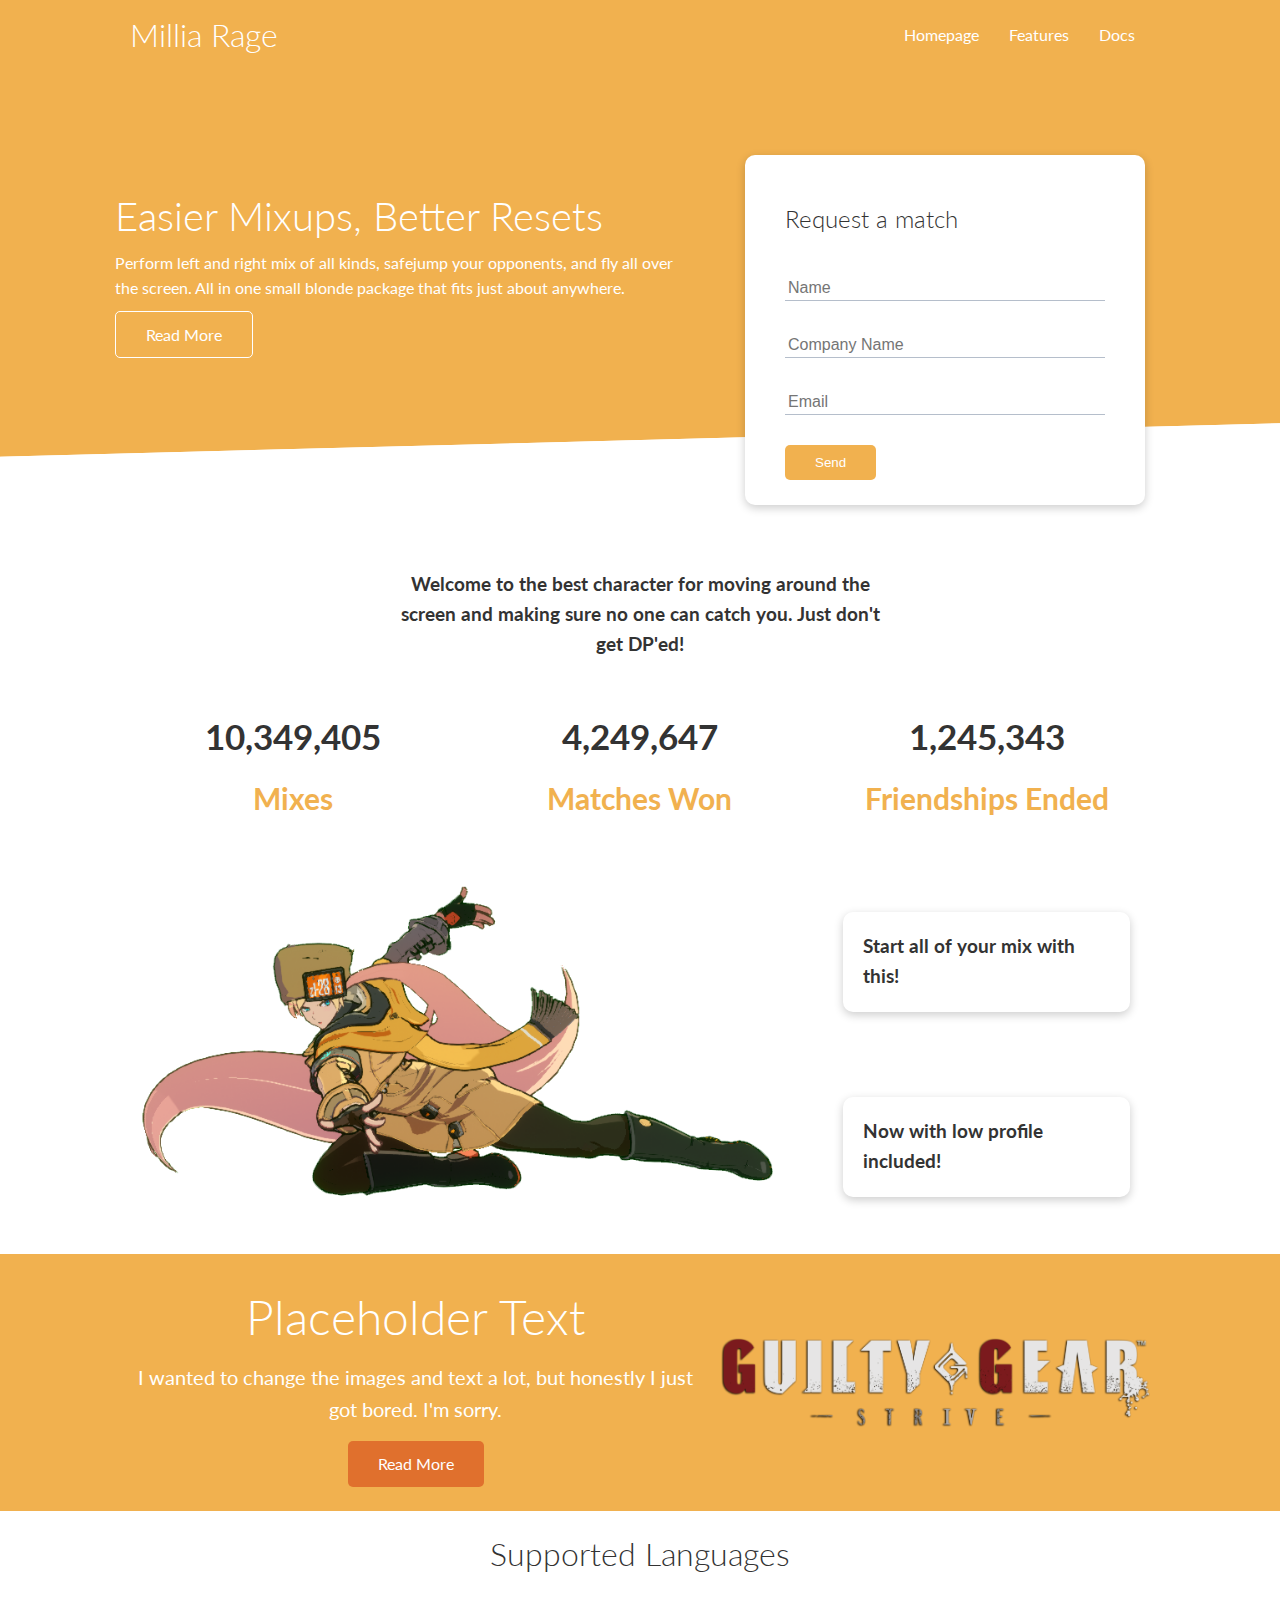
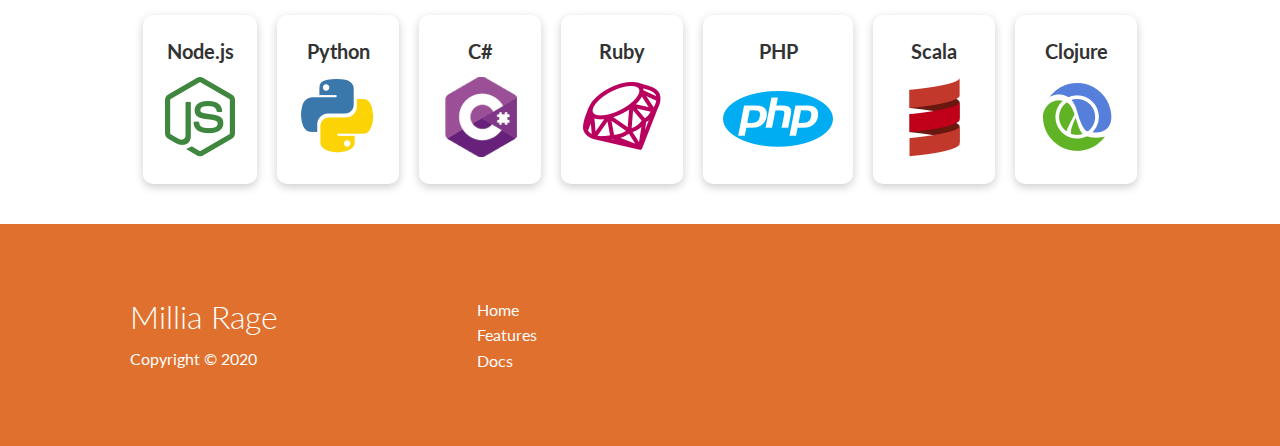
<file: index.html>
<!DOCTYPE html>
<html lang="en">
<head>
    <meta charset="UTF-8">
    <meta name="author" content="SantoII">
    <meta name="keywords" content="Millia Rage, Guilty Gear, Fighting Game">
    <meta name="viewport" content="width=device-width, initial-scale=1.0">
    <link rel="stylesheet" href="https://cdnjs.cloudflare.com/ajax/libs/font-awesome/6.1.1/css/all.min.css" integrity="sha512-KfkfwYDsLkIlwQp6LFnl8zNdLGxu9YAA1QvwINks4PhcElQSvqcyVLLD9aMhXd13uQjoXtEKNosOWaZqXgel0g==" crossorigin="anonymous" referrerpolicy="no-referrer" />
    <link rel="stylesheet" href="css/utilities.css">
    <link rel="stylesheet" href="css/style.css">
    <title>Millia Rage Fan Website</title>
</head>
<body>
    <!-- Navbar -->
    <div class="navbar">
        <div class="container flex">
            <h1 class="logo">Millia Rage</h1>
            <nav>
                <ul>
                    <li><a href="index.html">Homepage</a></li>
                    <li><a href="features.html">Features</a></li>
                    <li><a href="docs.html">Docs</a></li>
                </ul>
            </nav>
        </div>
    </div>

    <!-- Showcase -->
    <section class="showcase">
        <div class="container grid">
            <div class="showcase-text">
                <h1>Easier Mixups, Better Resets</h1>
                <p>Perform left and right mix of all kinds, safejump your opponents, and fly all over the screen. All in one small blonde package that fits just about anywhere.</p>
                <a href="features.html" class="btn btn-outline">Read More</a>
            </div>
            <div class="showcase-form card">
                <h2>Request a match</h2>
                <form name="contact" method="POST"  netlify-honeypot="bot-field" data-netlify="true">
                    <input type="hidden" name="form-name" value="contact">
                    <p class="hidden">
                        <label>
                          Don’t fill this out if you’re human: <input name="bot-field" />
                        </label>
                      </p>
                    <div class="form-control">
                        <input type="text" name="name" placeholder="Name" required>
                    </div>
                    <div class="form-control">
                        <input type="text" name="company" placeholder="Company Name" required>
                    </div>
                    <div class="form-control">
                        <input type="email" name="email" placeholder="Email" required>
                    </div>
                    <input type="submit" value="Send" class="btn btn-primary">
                </form>
            </div>
        </div>
    </section>

    <!-- Stats -->
    <section class="stats">
        <div class="container">
            <h3 class="stats-heading text-center my-1">
                Welcome to the best character for moving around the screen and making sure no one can catch you. Just don't get DP'ed!
            </h3>

            <div class="grid grid-3 text-center my-4">
                <div>
                    <i class="fas fa-right-left fa-3x"></i>
                    <h3>10,349,405</h3>
                    <p class="text-primary">Mixes</p>
                </div>
                <div>
                    <i class="fas fa-trophy fa-3x"></i>
                    <h3>4,249,647</h3>
                    <p class="text-primary">Matches Won</p>
                </div>
                <div>
                    <i class="fas fa-heart-crack fa-3x"></i>
                    <h3>1,245,343</h3>
                    <p class="text-primary">Friendships Ended</p>
                </div>
            </div>
        </div>
    </section>

    <!-- CLI -->
    <section class="cli">
        <div class="container grid">
            <!-- Add button for hitboxes? -->
            <img src="assets/GGST_Millia_Rage_2K.png" alt="">
            <div class="card">
                <h3>Start all of your mix with this!</h3>
            </div>
            <div class="card">
                <h3>Now with low profile included!</h3>
            </div>
        </div>
    </section>

    <!-- Cloud -->
    <section class="cloud bg-primary my-2 py-2">
        <div class="container grid">
            <div class="text-center">
                <h2 class="lg">Placeholder Text</h2>
                <p class="lead my-1">I wanted to change the images and text a lot, but honestly I just got bored. I'm sorry.</p>
                <a href="features.html" class="btn btn-dark">Read More</a>
            </div>
            <img src="assets/GGST_Logo.png" alt="">
        </div>
    </section>

    <!-- Languages -->
    <section class="languages">
        <h2 class="md text-center my-2">
            Supported Languages
        </h2>
        <div class="container flex">
            <div class="card">
                <h4>Node.js</h4>
                <img src="placeholders/logos/node.png" alt="">
            </div>
            <div class="card">
                <h4>Python</h4>
                <img src="placeholders/logos/python.png" alt="">
            </div>
            <div class="card">
                <h4>C#</h4>
                <img src="placeholders/logos/csharp.png" alt="">
            </div>
            <div class="card">
                <h4>Ruby</h4>
                <img src="placeholders/logos/ruby.png" alt="">
            </div>
            <div class="card">
                <h4>PHP</h4>
                <img src="placeholders/logos/php.png" alt="">
            </div>
            <div class="card">
                <h4>Scala</h4>
                <img src="placeholders/logos/scala.png" alt="">
            </div>
            <div class="card">
                <h4>Clojure</h4>
                <img src="placeholders/logos/clojure.png" alt="">
            </div>
        </div>
    </section>

    <!-- Footer -->
    <footer class="footer bg-dark py-5">
        <div class="container grid grid-3">
            <div>
                <h1>Millia Rage</h1>
                <p>Copyright &copy; 2020</p>
            </div>
            <nav>
                <ul>
                    <li><a href="index.html">Home</a></li>
                    <li><a href="features.html">Features</a></li>
                    <li><a href="docs.html">Docs</a></li>
                </ul>
            </nav>
            <div class="social">
                <a href="#"><i class="fab fa-github fa-2x"></i></a>
                <a href="#"><i class="fab fa-instagram fa-2x"></i></a>
                <a href="#"><i class="fab fa-reddit fa-2x"></i></a>
                <a href="#"><i class="fab fa-twitter fa-2x"></i></a>
            </div>
        </div>
    </footer>
</body>
</html>
</file>
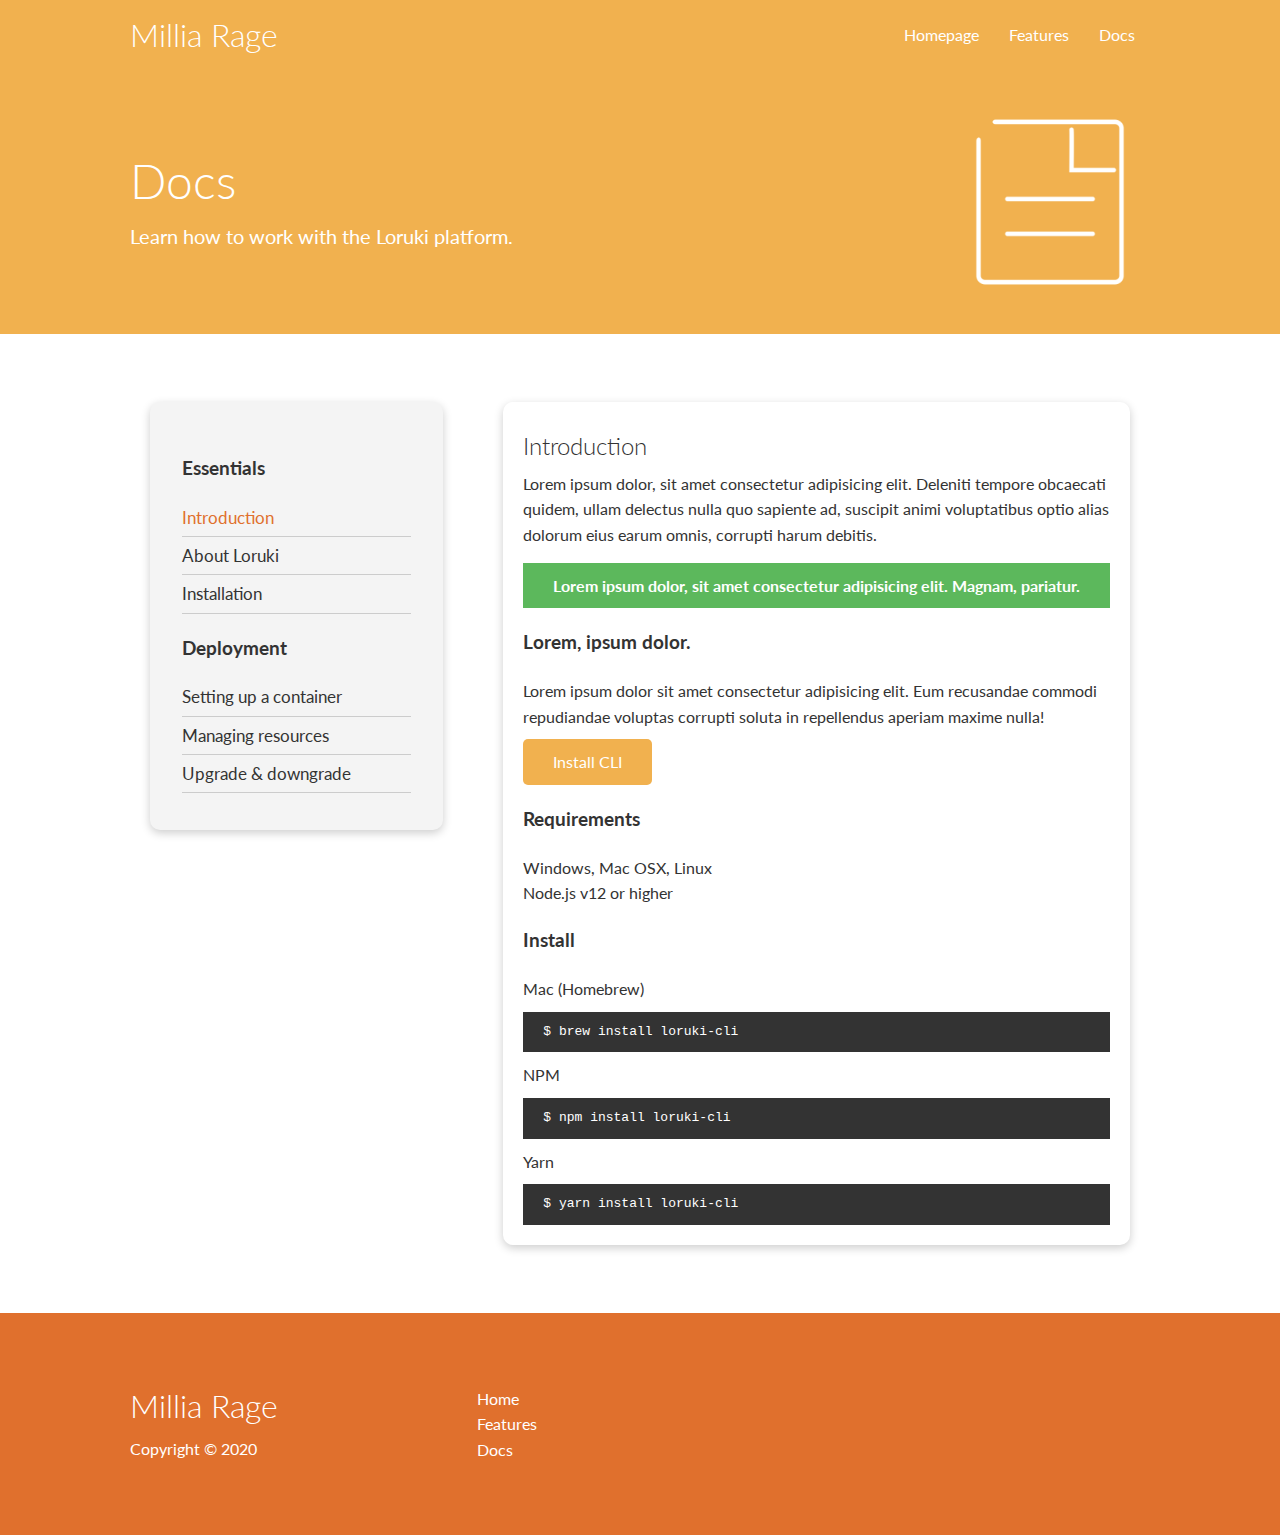
<file: docs.html>
<!DOCTYPE html>
<html lang="en">
<head>
    <meta charset="UTF-8">
    <meta name="author" content="SantoII">
    <meta name="keywords" content="Millia Rage, Guilty Gear, Fighting Game">
    <meta name="viewport" content="width=device-width, initial-scale=1.0">
    <link rel="stylesheet" href="https://cdnjs.cloudflare.com/ajax/libs/font-awesome/6.1.1/css/all.min.css" integrity="sha512-KfkfwYDsLkIlwQp6LFnl8zNdLGxu9YAA1QvwINks4PhcElQSvqcyVLLD9aMhXd13uQjoXtEKNosOWaZqXgel0g==" crossorigin="anonymous" referrerpolicy="no-referrer" />
    <link rel="stylesheet" href="css/utilities.css">
    <link rel="stylesheet" href="css/style.css">
    <title>Millia Rage Fan Website</title>
</head>
<body>
    <!-- Navbar -->
    <div class="navbar">
        <div class="container flex">
            <h1 class="logo">Millia Rage</h1>
            <nav>
                <ul>
                    <li><a href="index.html">Homepage</a></li>
                    <li><a href="features.html">Features</a></li>
                    <li><a href="docs.html">Docs</a></li>
                </ul>
            </nav>
        </div>
    </div>

    <!-- Head -->
    <section class="docs-head bg-primary py-3">
        <div class="container grid">
            <div>
                <h1 class="lg">Docs</h1>
                <p class="lead">
                    Learn how to work with the Loruki platform.
                </p>
            </div>
            <img src="/placeholders/docs.png" alt="">
        </div>
    </section>

    <!-- Docs Main -->
    <div class="section docs-main my-4">
        <div class="container grid">
            <div class="card bg-light p-3">
                <h3 class="my-2">Essentials</h3>
                <nav>
                    <ul>
                        <li><a class="text-dark" href="#">Introduction</a></li>
                        <li><a href="#">About Loruki</a></li>
                        <li><a href="#">Installation</a></li>
                    </ul>
                </nav>
                <h3 class="my-2">Deployment</h3>
                <nav>
                    <ul>
                        <li><a href="#">Setting up a container</a></li>
                        <li><a href="#">Managing resources</a></li>
                        <li><a href="#">Upgrade & downgrade</a></li>
                    </ul>
                </nav>
            </div>
            <div class="card">
                <h2>Introduction</h2>
                <p>Lorem ipsum dolor, sit amet consectetur adipisicing elit. Deleniti tempore obcaecati quidem, ullam delectus nulla quo sapiente ad, suscipit animi voluptatibus optio alias dolorum eius earum omnis, corrupti harum debitis.</p>

                <div class="alert alert-success">
                    <i class="fas fa-info"></i> Lorem ipsum dolor, sit amet consectetur adipisicing elit. Magnam, pariatur.
                </div>

                <h3>Lorem, ipsum dolor.</h3>
                <p>Lorem ipsum dolor sit amet consectetur adipisicing elit. Eum recusandae commodi repudiandae voluptas corrupti soluta in repellendus aperiam maxime nulla!</p>
                <a href="#" class="btn btn-primary">Install CLI</a>

                <h3>Requirements</h3>
                <ul>
                    <li>Windows, Mac OSX, Linux</li>
                    <li>Node.js v12 or higher</li>
                </ul>

                <h3>Install</h3>
                <p>Mac (Homebrew)</p>
                <pre><code>$ brew install loruki-cli</code></pre>
                <p>NPM</p>
                <pre><code>$ npm install loruki-cli</code></pre>
                <p>Yarn</p>
                <pre><code>$ yarn install loruki-cli</code></pre>
            </div>
        </div>
    </div>

    <!-- Footer -->
    <footer class="footer bg-dark py-5">
        <div class="container grid grid-3">
            <div>
                <h1>Millia Rage</h1>
                <p>Copyright &copy; 2020</p>
            </div>
            <nav>
                <ul>
                    <li><a href="index.html">Home</a></li>
                    <li><a href="features.html">Features</a></li>
                    <li><a href="docs.html">Docs</a></li>
                </ul>
            </nav>
            <div class="social">
                <a href="#"><i class="fab fa-github fa-2x"></i></a>
                <a href="#"><i class="fab fa-instagram fa-2x"></i></a>
                <a href="#"><i class="fab fa-reddit fa-2x"></i></a>
                <a href="#"><i class="fab fa-twitter fa-2x"></i></a>
            </div>
        </div>
    </footer>
</body>
</html>
</file>
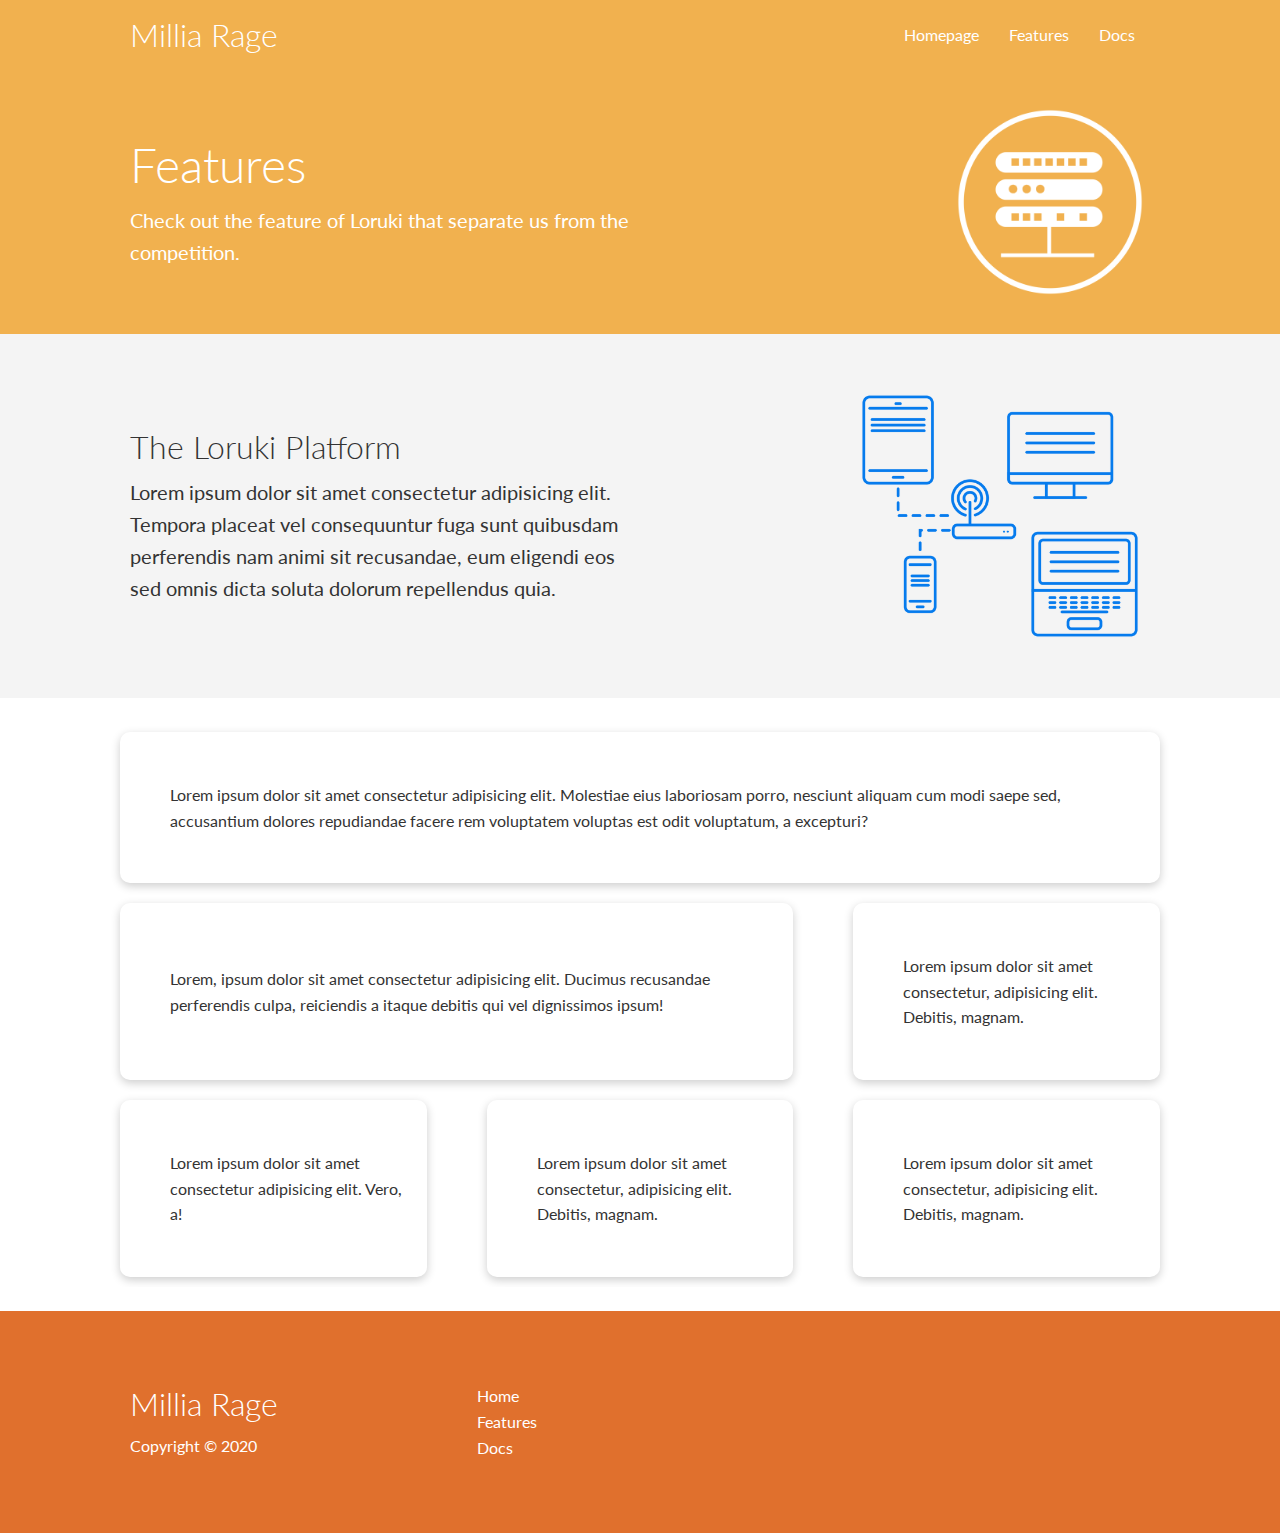
<file: features.html>
<!DOCTYPE html>
<html lang="en">
<head>
    <meta charset="UTF-8">
    <meta name="author" content="SantoII">
    <meta name="keywords" content="Millia Rage, Guilty Gear, Fighting Game">
    <meta name="viewport" content="width=device-width, initial-scale=1.0">
    <link rel="stylesheet" href="https://cdnjs.cloudflare.com/ajax/libs/font-awesome/6.1.1/css/all.min.css" integrity="sha512-KfkfwYDsLkIlwQp6LFnl8zNdLGxu9YAA1QvwINks4PhcElQSvqcyVLLD9aMhXd13uQjoXtEKNosOWaZqXgel0g==" crossorigin="anonymous" referrerpolicy="no-referrer" />
    <link rel="stylesheet" href="css/utilities.css">
    <link rel="stylesheet" href="css/style.css">
    <title>Millia Rage Fan Website</title>
</head>
<body>
    <!-- Navbar -->
    <div class="navbar">
        <div class="container flex">
            <h1 class="logo">Millia Rage</h1>
            <nav>
                <ul>
                    <li><a href="index.html">Homepage</a></li>
                    <li><a href="features.html">Features</a></li>
                    <li><a href="docs.html">Docs</a></li>
                </ul>
            </nav>
        </div>
    </div>

    <!-- Head -->
    <section class="features-head bg-primary py-3">
        <div class="container grid">
            <div>
                <h1 class="lg">Features</h1>
                <p class="lead">
                    Check out the feature of Loruki that separate us from the competition.
                </p>
            </div>
            <img src="/placeholders/server.png" alt="">
        </div>
    </section>

    <!-- Sub Head -->
    <section class="features-sub-head bg-light py-3">
        <div class="container grid">
            <div>
                <h1 class="md">The Loruki Platform</h1>
                <p class="lead">
                    Lorem ipsum dolor sit amet consectetur adipisicing elit. Tempora placeat vel consequuntur fuga sunt quibusdam perferendis nam animi sit recusandae, eum eligendi eos sed omnis dicta soluta dolorum repellendus quia.
                </p>
            </div>
            <img src="/placeholders/server2.png" alt="">
        </div>        
    </section>

    <!-- Features Main -->
    <section class="features-main my-2">
        <div class="container grid grid-3">
            <div class="card flex">
                <i class="fas fa-server fa-3x"></i>
                <p>Lorem ipsum dolor sit amet consectetur adipisicing elit. Molestiae eius laboriosam porro, nesciunt aliquam cum modi saepe sed, accusantium dolores repudiandae facere rem voluptatem voluptas est odit voluptatum, a excepturi?</p>
            </div>
            <div class="card flex">
                <i class="fas fa-network-wired fa-3x"></i>
                <p>
                    Lorem, ipsum dolor sit amet consectetur adipisicing elit. Ducimus
                    recusandae perferendis culpa, reiciendis a itaque debitis qui vel
                    dignissimos ipsum!
                </p>
            </div>
            <div class="card flex">
                <i class="fas fa-laptop-code fa-3x"></i>
                <p>
                    Lorem ipsum dolor sit amet consectetur, adipisicing elit. Debitis,
                    magnam.
                </p>
            </div>
            <div class="card flex">
                <i class="fas fa-database fa-3x"></i>
                <p>
                    Lorem ipsum dolor sit amet consectetur adipisicing elit. Vero, a!
                </p>
            </div>
            <div class="card flex">
                <i class="fas fa-power-off fa-3x"></i>
                <p>
                    Lorem ipsum dolor sit amet consectetur, adipisicing elit. Debitis,
                    magnam.
                </p>
            </div>
            <div class="card flex">
                <i class="fas fa-upload fa-3x"></i>
                <p>
                    Lorem ipsum dolor sit amet consectetur, adipisicing elit. Debitis,
                    magnam.
                </p>
            </div>
        </div>
    </section>

    <!-- Footer -->
    <footer class="footer bg-dark py-5">
        <div class="container grid grid-3">
            <div>
                <h1>Millia Rage</h1>
                <p>Copyright &copy; 2020</p>
            </div>
            <nav>
                <ul>
                    <li><a href="index.html">Home</a></li>
                    <li><a href="features.html">Features</a></li>
                    <li><a href="docs.html">Docs</a></li>
                </ul>
            </nav>
            <div class="social">
                <a href="#"><i class="fab fa-github fa-2x"></i></a>
                <a href="#"><i class="fab fa-instagram fa-2x"></i></a>
                <a href="#"><i class="fab fa-reddit fa-2x"></i></a>
                <a href="#"><i class="fab fa-twitter fa-2x"></i></a>
            </div>
        </div>
    </footer>
</body>
</html>
</file>
<file: css/utilities.css>
.container {
    max-width: 1100px;
    margin: 0 auto;
    overflow: auto;
    padding: 0 40px;
}

.card {
    background-color: #fff;   
    border-radius: 10px;
    box-shadow: 0 3px 10px rgba(0,0,0,0.2);
    padding: 20px;
    margin: 20px;
    color: #333;
}

.btn {
    display: inline-block;
    padding: 10px 30px;
    cursor: pointer;
    background: var(--primary-color);
    color: #fff;
    border: none;
    border-radius: 5px;
}

.btn-outline {
    background-color: transparent;
    border: 1px #fff solid;
}

.btn:hover {
    transform: scale(.98)
}

/* Backgrounds & Colored Buttons */

.bg-primary, 
.btn-primary {
    background-color: var(--primary-color);
    color: #fff;
}

.bg-secondary, 
.btn-secondary {
    background-color: var(--secondary-color);
    color: #fff;
}

.bg-dark, 
.btn-dark {
    background-color: var(--dark-color);
    color: #fff;
}

.bg-light, 
.btn-light {
    background-color: var(--light-color);
    color: #333;
}

.bg-primary a,
.bg-secondary a,
.bg-dark a,
.btn-primary a,
.btn-secondary a,
.btn-dark a {
    color: #fff;
}

/* Text Colors */

.text-primary {
    color: var(--primary-color);
}

.text-secondary {
    color: var(--secondary-color);
}

.text-dark {
    color: var(--dark-color);
}

.text-light {
    color: var(--light-color);
}


/* Text Sizes */

.lead {
    font-size: 20px;
}

.sm {
    font-size: 1rem;
}

.md {
    font-size: 2rem;
}

.lg {
    font-size: 3rem;
}

.text-center {
    text-align: center;
}

.flex {
    display: flex;
    justify-content: center;
    align-items: center;
    height: 100%;
}

.grid {
    display: grid;
    grid-template-columns: repeat(2, 1fr);
    gap: 20px;
    justify-content: center;
    align-items: center;
    height: 100%;
}

.grid-3 {
    grid-template-columns: repeat(3, 1fr);
}

/*  Alert */
.alert {
    background-color: var(--light-color);
    padding: 10px 20px;
    font-weight: bold;
    margin: 15px 0;
}

.alert i {
    margin-right: 10px;
}

.alert-success {
    background-color: var(--success-color);
    color: #fff;
}
.alert-error {
    background-color: var(--error-color);
    color: #fff;
}

/* Margin */

.my-1 {
    margin: 1rem 0;
}

.my-2 {
    margin: 1.5rem 0;
}

.my-3 {
    margin: 2rem 0;
}
.my-4 {
    margin: 3rem 0;
}
.my-5 {
    margin: 4rem 0;
}

.m-1 {
    margin: 1rem;
}

.m-2 {
    margin: 1.5rem;
}

.m-3 {
    margin: 2rem;
}
.m-4 {
    margin: 3rem;
}
.m-5 {
    margin: 4rem;
}

/* Padding */

.py-1 {
    padding: 1rem 0;
}

.py-2 {
    padding: 1.5rem 0;
}

.py-3 {
    padding: 2rem 0;
}
.py-4 {
    padding: 3rem 0;
}
.py-5 {
    padding: 4rem 0;
}

.p-1 {
    padding: 1rem;
}

.p-2 {
    padding: 1.5rem;
}

.p-3 {
    padding: 2rem;
}
.p-4 {
    padding: 3rem;
}
.p-5 {
    padding: 4rem;
}
</file>
<file: css/style.css>
@import url('https://fonts.googleapis.com/css2?family=Lato:wght@300&display=swap');

:root {
    --primary-color: #F1B14F; 
    --secondary-color: #FFCAA0;
    --dark-color: #E0702D;
    --light-color: #f4f4f4;
    --success-color: #5cb85c;
    --error-color: #d9534f;
}

* {
    box-sizing: border-box;
    padding: 0;
    margin: 0;
}

body {
    font-family: 'Lato', sanf-serif;
    color: #333;
    line-height: 1.6;
}

ul {
    list-style-type: none;
}

a {
    text-decoration: none;
    color: #333;
}

h1, 
h2 {
    font-weight: 300;
    line-height: 1.2;
    margin: 10px 0; 
}

p {
    margin: 10px 0; 
}

img {
    width: 100%
}

code, pre {
    background: #333;
    color: #fff;
    padding: 10px;
}

.hidden {
    visibility: hidden;
    height: 0;
}

/* Navbar */
.navbar {
    background-color: var(--primary-color);
    color: #fff;
    height: 70px;
}

.navbar ul {
    display: flex;
}

.navbar a {
    color: #fff;
    padding: 10px;
    margin: 0 5px;
}

.navbar a:hover {
    border-bottom: 2px var(--secondary-color) solid;
}

.navbar .flex {
    justify-content: space-between;
}

/* Showcase */
.showcase {
    height: 400px;
    background-color: var(--primary-color);
    color: #fff;
    position: relative;
}

.showcase h1 {
    font-size: 40px;
}

.showcase p {
    margin: 20px o;
}

.showcase .grid {
    grid-template-columns: 55% 45%;
    gap: 30px;
    overflow: visible;
}

.showcase-text {
    animation: slideInFromLeft 1s ease-in;
}

.showcase-form {
    position: relative;
    top: 60px;
    height: 350px;
    width: 400px;
    padding: 40px;
    z-index: 100;
    justify-self: flex-end;
    animation: slideInFromRight 1s ease-in;
}

.showcase-form .form-control {
    margin: 30px 0;
}

.showcase-form input[type='text'],
.showcase-form input[type='email'] {
    border: 0;
    border-bottom: 1px solid #b5becb;
    width: 100%;
    padding: 3px;
    font-size: 16px;
}

.showcase-form input:focus {
    outline: none;
}

.showcase::before, 
.showcase::after {
    content: '';
    position: absolute;
    height: 100px;
    bottom: -70px;
    right: 0;
    left: 0;
    background: #fff;
    transform: skewY(-1.5deg);
    -webkit-transform: skewY(-1.5deg);
    -moz-transform: skewY(-1.5deg);
    -ms-transform: skewY(-1.5deg);
}

/* Stats */

.stats {
    padding-top: 100px;
    animation: slideInFromBottom 1s ease-in;
}

.stats-heading {
    max-width: 500px;
    margin: auto;
}

.stats .grid h3 {
    font-size: 35px;
}

.stats .grid p {
    font-size: 30px;
    font-weight: bold;
}

.cli .grid {
    grid-template-columns: repeat(3, 1fr);
    grid-template-rows: repeat(2, 1fr);
}

.cli .grid > *:first-child {
    grid-column: 1 / span 2;
    grid-row: 1 / span 2;
    position: relative;
    bottom: 25px;
}

/* Cloud */

.cloud .grid {
    grid-template-columns: 4fr 3fr;
}

/* Languages */

.languages .flex {
    flex-wrap: wrap;
}

.languages .card {
    text-align: center;
    margin: 18px 10px 40px;
    transition: transform 0.2s ease-in;
}

.languages .card h4 {
    font-size: 20px;
    margin-bottom: 10px;
}

.languages .card:hover {
    transform: translateY(-15px);
}

/* Features */
.features-head img,
.docs-head img {
    width: 200px;
    justify-self: flex-end;
}

.features-sub-head img {
    width: 300px;
    justify-self: flex-end;
}

.features-main .card > i {
    margin-right: 30px;
}

.features-main .grid {
    padding: 10px;
}

.features-main .grid > *:first-child {
    grid-column: 1 / span 3;
}

.features-main .grid > *:nth-child(2) {
    grid-column: 1 / span 2;
}

/* Docs */
.docs-main h3 {
    margin: 20px 0;
}

.docs-main .grid {
    grid-template-columns: 1fr 2fr;
    align-items: flex-start;
}

.docs-main nav li {
    font-size: 17px;
    padding-bottom: 5px;
    margin-bottom: 5px;
    border-bottom: 1px #ccc solid;
}

.docs-main a:hover {
    font-weight: bold;
}

/* Animations */

@keyframes slideInFromLeft {
    0% {
        transform: translateX(-100%);
    }
    100% {
        transform: translateX(0);
    }
}

@keyframes slideInFromRight {
    0% {
        transform: translateX(100%);
    }
    100% {
        transform: translateX(0);
    }
}

@keyframes slideInFromTop {
    0% {
        transform: translateY(-100%);
    }
    100% {
        transform: translateY(0);
    }
}

@keyframes slideInFromBottom {
    0% {
        transform: translateY(100%);
    }
    100% {
        transform: translateY(0);
    }
}

/* Footer */

.footer .social a {
    margin: 0 10px;
}

/* Tablets and under */

@media (max-width: 768px) {
    .grid,
    .showcase .grid,
    .stats .grid,
    .cli .grid,
    .cloud .grid,
    .features-main .grid,
    .docs-main .grid {
        grid-template-columns: 1fr;
        grid-template-rows: 1fr;
    }

    .showcase {
        height: auto;
    }

    .showcase-text {
        text-align: center;
        margin-top: 40px;
        animation: slideInFromTop 1s ease-in;
    }
    
    .showcase-form {
        justify-self: center;
        margin: auto;
        animation: slideInFromBottom 1s ease-in;
    }

    .cli .grid > *:first-child {
        grid-column: 1;
        grid-row: 1;
    }

    .features-head, 
    .features-sub-head,
    .docs-head {
        text-align: center;
    }

    .features-head img, 
    .features-sub-head img,
    .docs-head img{
        justify-self: center;
    }

    .features-main .grid > *:first-child,
    .features-main .grid > *:nth-child(2) {
        grid-column: 1;
    }
}

/* Mobile */

@media (max-width: 520px) {
    .navbar {
        height: 110px;
    }

    .navbar .flex {
        flex-direction: column;
        overflow: visible;
    }

    .navbar ul {
        padding: 10px;
        background-color: rgba(0,0,0,0.1);
    }
}
</file>
